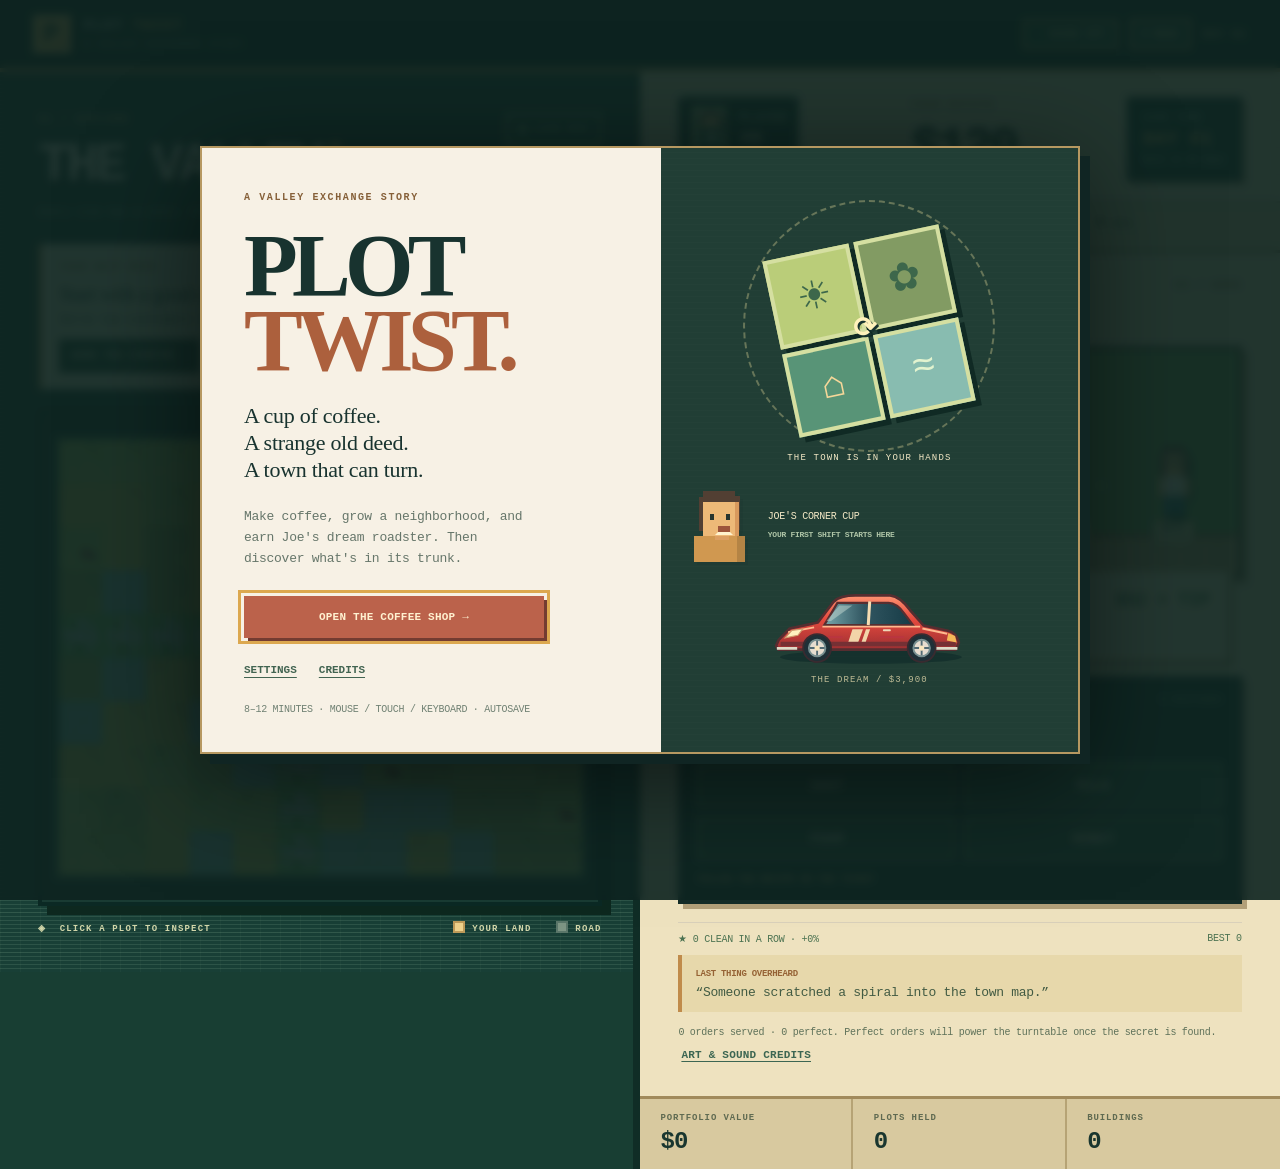
<file: index.html>
<!doctype html>
<html lang="en">
<head>
  <meta charset="utf-8">
  <meta name="viewport" content="width=device-width, initial-scale=1">
  <title>Plot Twist — Plot Endeavourer</title>
  <meta http-equiv="refresh" content="0;url=game.htm">
  <script>location.replace("game.htm");</script>
</head>
<body>
  <p>Loading game... <a href="game.htm">Click here if you are not redirected automatically.</a></p>
</body>
</html>
</file>
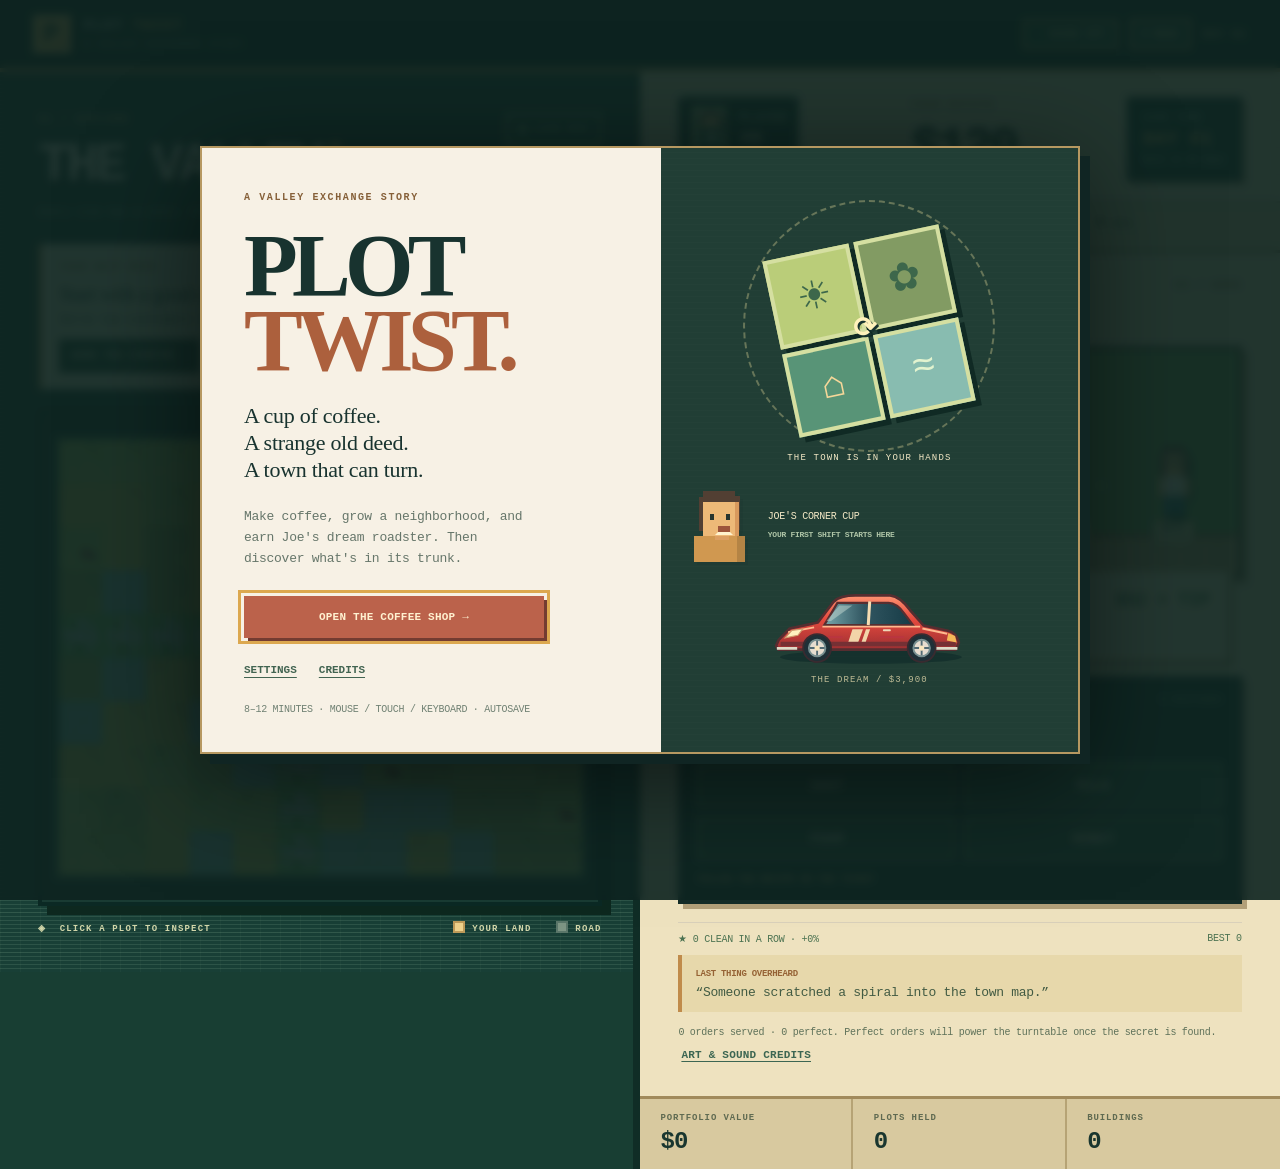
<file: game.htm>
<!doctype html>
<html lang="en">
<head>
  <meta charset="utf-8">
  <meta name="viewport" content="width=device-width, initial-scale=1">
  <meta name="theme-color" content="#172d2c">
  <meta name="description" content="A small land investment game. Work, buy plots, build, trade, and earn your dream car.">
  <title>Plot Twist — Plot Endeavourer</title>
  <link rel="icon" href="data:image/svg+xml,%3Csvg xmlns='http://www.w3.org/2000/svg' viewBox='0 0 64 64'%3E%3Crect width='64' height='64' rx='14' fill='%23172d2c'/%3E%3Cpath d='M11 43 32 12l21 31-21 12z' fill='%23e4b866'/%3E%3C/svg%3E">
  <link rel="stylesheet" href="src/style.css">
  <link rel="stylesheet" href="src/progression.css">
  <link rel="stylesheet" href="src/jam.css">
</head>
<body>
  <div class="game-shell">
    <header class="topbar">
      <div class="brand"><span class="brand-mark">P<span>•</span></span><span>PLOT <strong>TWIST</strong><small>A VALLEY EXCHANGE STORY</small></span></div>
      <div class="topbar-right"><button type="button" id="sound-toggle" class="sound-toggle" aria-pressed="false" aria-label="Turn game sound on">♪ SOUND OFF</button><button class="sound-toggle" data-jam="pause">Ⅱ MENU</button><span id="top-day">DAY 01</span></div>
    </header>
    <main class="main-grid">
      <section class="world-panel" aria-label="Land map">
        <div class="world-heading"><div><span class="eyebrow">01 / EXPLORE</span><h1>The valley<span class="title-star">✳</span></h1><p>Every tile has a story. Pick one to see its price.</p></div><div class="map-chip"><span class="map-chip-dot"></span> LIVE MAP</div></div>
        <div class="canvas-frame"><canvas id="mycanvas" aria-label="Interactive land map using the supplied export terrain and Tiny Town scenery"></canvas><div id="map-popup" class="map-popup" aria-live="polite"></div><div id="story-flash" class="story-flash" aria-live="polite"></div><div class="canvas-corner tl"></div><div class="canvas-corner tr"></div><div class="canvas-corner bl"></div><div class="canvas-corner br"></div></div>
        <div class="map-footer"><span>◈ &nbsp;CLICK A PLOT TO INSPECT</span><span><i class="legend-owned"></i> YOUR LAND &nbsp;&nbsp; <i class="legend-road"></i> ROAD</span></div>
      </section>
      <aside class="control-panel">
        <div class="control-top"><div class="player-top-badge" id="player-top-badge" title="Joe"><span class="employee-portrait player-portrait" aria-hidden="true"><i></i><b>★</b></span><div><span>PLAYER</span><strong>JOE</strong></div></div><div><span class="eyebrow">YOUR ESTATE</span><div class="wallet" id="money">$120</div></div><div class="day-tile"><span>GAME TIME</span><strong id="game-day">DAY 01</strong><small id="bill-countdown">Bill in 30 days</small></div></div>
        <nav class="main-nav" aria-label="Game sections">
          <button type="button" data-route="land" class="nav-item active"><span>⌑</span> Land</button>
          <button type="button" data-route="market" class="nav-item"><span>⌁</span> Market</button>
          <button type="button" data-route="coffee" class="nav-item"><span>☕</span> Coffee shop</button>
          <button type="button" data-route="buildings" class="nav-item"><span>▥</span> Buildings</button>
          <button type="button" data-route="office" class="nav-item"><span>▤</span> Office</button>
          <button type="button" data-route="goal" class="nav-item"><span>✦</span> Goal</button>
        </nav>
        <div id="objective" class="objective"></div>
        <div class="control-content"><div id="view" class="route-view"></div></div>
        <div class="control-bottom"><div><span>PORTFOLIO VALUE</span><strong id="portfolio-value">$0</strong></div><div><span>PLOTS HELD</span><strong id="plots-owned">0</strong></div><div><span>BUILDINGS</span><strong id="buildings-owned">0</strong></div></div>
      </aside>
    </main>
  </div>
  <div class="toast-stack" id="toast-stack" aria-live="polite"></div>
  <dialog id="results-dialog" aria-labelledby="results-title"></dialog>
  <dialog id="game-dialog" aria-labelledby="game-dialog-title"></dialog>
  <script type="module" src="src/plot.js"></script>
</body>
</html>
</file>
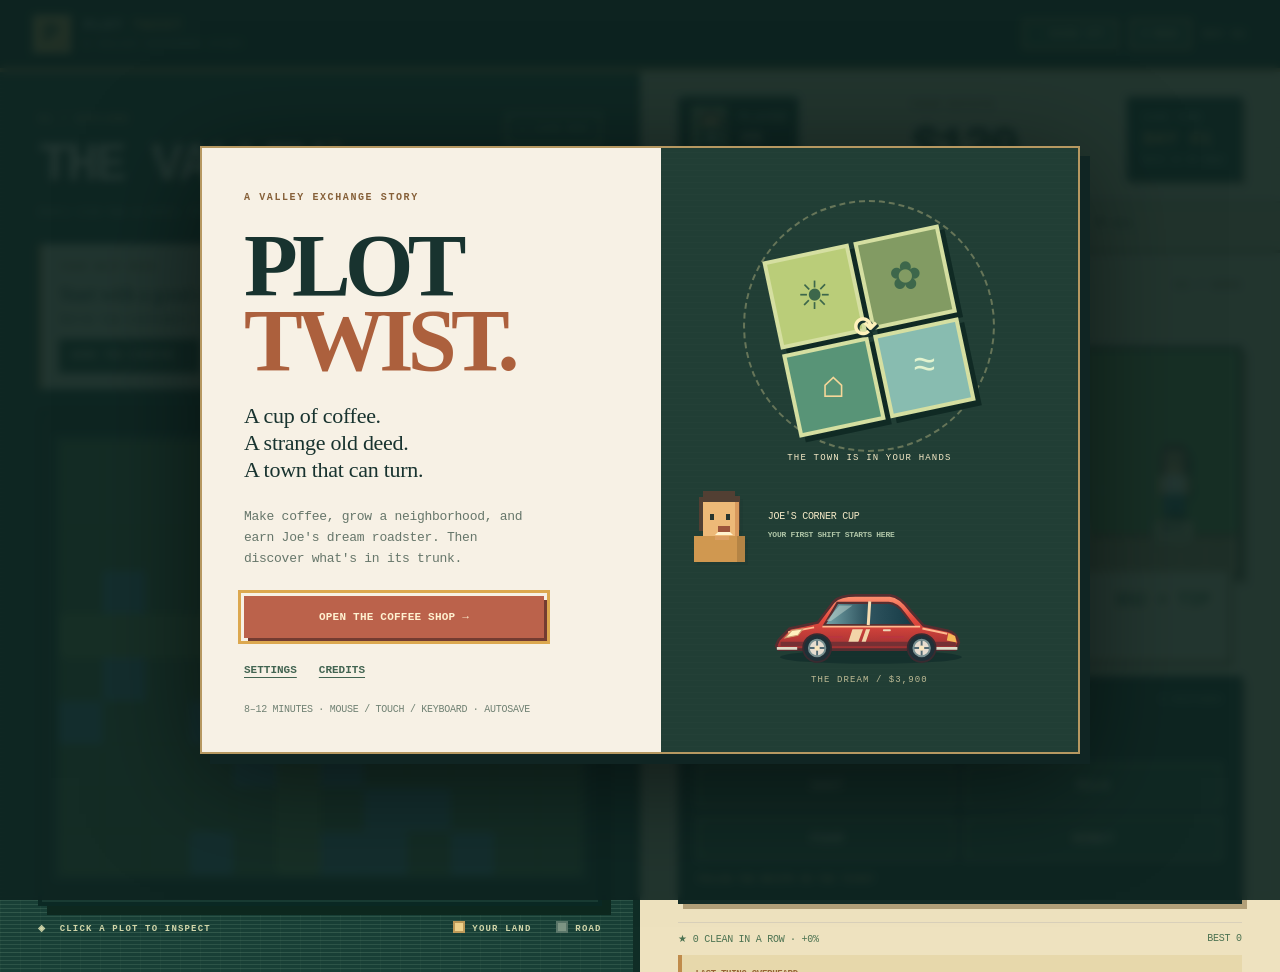
<file: plotholder.htm>
<!doctype html>
<html lang="en">
<head><meta charset="utf-8"><meta name="viewport" content="width=device-width, initial-scale=1"><title>Plot Endeavourer</title><meta http-equiv="refresh" content="0;url=game.htm"></head>
<body><p>The game has moved to <a href="game.htm">game.htm</a>.</p></body>
</html>
</file>
<file: src/style.css>
:root{--ink:#18332f;--deep:#172e2c;--deep2:#203b37;--cream:#f7f1e5;--paper:#fffaf0;--line:#d9d4c5;--muted:#718179;--gold:#e8b767;--gold-dark:#9d6d2d;--mint:#b6d8a3;--red:#b96853;--shadow:0 22px 70px rgba(10,36,32,.22)}
*{box-sizing:border-box}
html{min-width:320px;background:#132725}
body{margin:0;color:var(--ink);font-family:"Avenir Next","Trebuchet MS",Arial,sans-serif;font-size:14px}
button{font:inherit;cursor:pointer}
button:disabled{cursor:not-allowed;opacity:.48;transform:none!important}
button:focus-visible,a:focus-visible,canvas:focus-visible{outline:3px solid #dca84f;outline-offset:3px}
.game-shell{width:min(100%,1560px);min-height:100dvh;margin:auto;background:var(--cream);box-shadow:0 0 90px #0b201f}
.topbar{height:72px;display:flex;align-items:center;justify-content:space-between;padding:0 2.6vw;background:#102523;color:#e4e7d9;border-bottom:1px solid #35524a;letter-spacing:.13em}
.brand{display:flex;align-items:center;gap:13px;font-size:13px;font-weight:600;line-height:1.15;letter-spacing:.16em}
.brand strong{color:var(--gold);font-weight:800}
.brand small{display:block;color:#8fa99c;font-size:8px;font-weight:700;letter-spacing:.27em;margin-top:5px}
.brand-mark{display:grid;place-items:center;position:relative;width:38px;height:38px;border:2px solid var(--gold);border-radius:10px;color:var(--gold);font-family:Georgia,serif;font-size:26px;line-height:1;font-weight:bold;transform:rotate(-7deg)}
.brand-mark span{font-family:Arial,sans-serif;font-size:13px;position:absolute;right:2px;bottom:1px}
.topbar-right{display:flex;gap:12px;align-items:center;font-size:10px;color:#a6b6aa;font-weight:800}
.topbar-right #top-day{color:#f0d5a2}
.topbar-divider{width:1px;height:17px;background:#52665e;margin:0 6px}
.live-dot,.map-chip-dot{width:7px;height:7px;border-radius:50%;background:#b7dc9e;box-shadow:0 0 0 4px rgba(183,220,158,.11);animation:breathe 2.5s ease-in-out infinite}
.main-grid{display:grid;grid-template-columns:minmax(0,1fr) minmax(0,1fr);min-height:calc(100dvh - 72px)}
.world-panel{min-width:0;padding:clamp(22px,3vw,46px);background:radial-gradient(circle at 30% 45%,#31534b 0,#203c37 52%,#172f2c 100%);color:#f2eee1;display:flex;flex-direction:column;position:relative;overflow:hidden}
.world-panel:before{content:"";position:absolute;inset:0;pointer-events:none;opacity:.13;background-image:radial-gradient(#e9e1b6 .6px,transparent .8px);background-size:13px 13px}
.world-heading{display:flex;justify-content:space-between;align-items:flex-start;gap:14px;position:relative;z-index:1;margin-bottom:23px}
.eyebrow{font-size:10px;font-weight:900;letter-spacing:.22em;color:#94ad9c}
.world-heading h1{font-family:Georgia,"Times New Roman",serif;font-size:clamp(41px,4.6vw,71px);font-weight:normal;letter-spacing:-.065em;line-height:.96;margin:13px 0 11px}
.title-star{font-family:Arial,sans-serif;font-size:.31em;color:var(--gold);vertical-align:top;margin-left:7px;letter-spacing:0}
.world-heading p{color:#afc3b3;font-size:12px;line-height:1.4;margin:0}
.map-chip{flex:none;margin-top:3px;border:1px solid #668277;color:#c4dbcb;padding:9px 11px;font-size:9px;font-weight:900;letter-spacing:.15em;display:flex;gap:9px;align-items:center}
.canvas-frame{position:relative;width:100%;aspect-ratio:1.12;min-height:290px;max-height:min(66vh,720px);background:#1a3330;box-shadow:var(--shadow),inset 0 0 0 1px #59746a;overflow:hidden;z-index:1}
#mycanvas{display:block;width:100%;height:100%;cursor:crosshair;touch-action:manipulation}
.canvas-corner{position:absolute;width:15px;height:15px;border-color:#f4d49b;pointer-events:none;opacity:.8}
.tl{top:7px;left:7px;border-top:2px solid;border-left:2px solid}.tr{top:7px;right:7px;border-top:2px solid;border-right:2px solid}.bl{bottom:7px;left:7px;border-bottom:2px solid;border-left:2px solid}.br{bottom:7px;right:7px;border-bottom:2px solid;border-right:2px solid}
.map-footer{position:relative;display:flex;justify-content:space-between;align-items:center;gap:12px;color:#91aca0;font-size:9px;font-weight:800;letter-spacing:.13em;margin-top:17px}
.map-footer span:last-child{white-space:nowrap}
.legend-owned,.legend-road{display:inline-block;width:8px;height:8px;background:#eed18b;margin-right:3px;box-shadow:0 0 0 2px #be9a59}
.legend-road{background:#7e9584;box-shadow:0 0 0 2px #5a7669}
.map-popup{position:absolute;z-index:4;pointer-events:none;opacity:0;color:#fff7df;font-weight:900;font-size:20px;text-shadow:0 2px 4px #16302b;transform:translate(-50%,-15px);white-space:nowrap}
.map-popup.show{animation:float-up .95s ease-out forwards}
.control-panel{min-width:0;display:flex;flex-direction:column;background:var(--cream);box-shadow:-10px 0 30px rgba(7,27,25,.07);position:relative}
.control-top{display:flex;justify-content:space-between;align-items:flex-start;gap:18px;padding:clamp(22px,3vw,43px) clamp(21px,3vw,44px) 23px}
.control-top .eyebrow{color:var(--gold-dark)}
.wallet{font-family:Georgia,"Times New Roman",serif;font-size:clamp(42px,4vw,63px);letter-spacing:-.075em;line-height:1.1;margin-top:8px;font-variant-numeric:tabular-nums;transition:color .3s,transform .3s}
.wallet.bump{color:#3c815c;transform:scale(1.035);transform-origin:left}
.day-tile{background:#ece6d7;border:1px solid #d9d2c1;min-width:114px;padding:13px 14px;margin-top:1px}
.day-tile span,.day-tile small{display:block;color:#798579;font-size:9px;font-weight:800;letter-spacing:.12em}
.day-tile strong{display:block;margin:6px 0;font-size:18px;letter-spacing:.04em;font-variant-numeric:tabular-nums}
.day-tile small{font-size:9px;letter-spacing:0;font-weight:600}
.main-nav{display:flex;align-items:stretch;gap:2px;overflow-x:auto;scrollbar-width:thin;padding:0 clamp(15px,2.4vw,36px);border-bottom:1px solid var(--line)}
.nav-item{white-space:nowrap;flex:1;border:0;border-bottom:3px solid transparent;background:transparent;color:#738078;display:flex;align-items:center;justify-content:center;gap:7px;padding:12px 5px 14px;font-size:11px;font-weight:800;transition:color .2s,background .2s,border .2s}
.nav-item span{font-size:17px;font-weight:normal;line-height:1}
.nav-item:hover{color:var(--ink);background:#f0eadc}.nav-item.active{color:var(--ink);border-bottom-color:#b47b39;background:#f8f3e9}
.control-content{padding:25px clamp(21px,3vw,44px) 26px;flex:1;min-height:400px}
.route-view{animation:view-in .28s ease both}
.section-heading{display:flex;justify-content:space-between;gap:12px;align-items:flex-start;margin-bottom:19px}
.section-heading h2{font-family:Georgia,"Times New Roman",serif;font-size:clamp(25px,2.2vw,36px);font-weight:normal;letter-spacing:-.05em;margin:3px 0 4px}
.section-heading p{margin:0;color:#7c887e;font-size:12px;line-height:1.45}
.section-index{font-size:10px;font-weight:900;color:#ab916a;letter-spacing:.14em;margin-top:8px;white-space:nowrap}
.empty-state{background:#e9e5d5;border:1px dashed #babaa5;padding:30px;text-align:center;min-height:250px;display:flex;flex-direction:column;align-items:center;justify-content:center}
.empty-art{font-family:Georgia,serif;font-size:56px;line-height:1;color:#8eac7b;transform:rotate(-9deg);margin-bottom:12px}
.empty-state h3{font-family:Georgia,serif;font-size:25px;margin:4px 0 8px;font-weight:normal}
.empty-state p{max-width:290px;color:#748176;line-height:1.55;margin:0 0 18px}
.eyebrow-mini{font-size:10px;letter-spacing:.18em;font-weight:900;color:#9b8058}
.primary,.secondary,.text-button{border:0;display:inline-flex;justify-content:center;align-items:center;gap:9px;min-height:42px;padding:11px 16px;font-size:11px;font-weight:900;letter-spacing:.09em;text-transform:uppercase;transition:transform .18s,background .18s,box-shadow .18s}
.primary{background:#224239;color:#fff7e5;box-shadow:4px 4px 0 #b5bfa7}.primary:hover:not(:disabled){background:#365f46;transform:translateY(-2px);box-shadow:4px 6px 0 #b5bfa7}.primary:active:not(:disabled){transform:translateY(1px);box-shadow:2px 2px 0 #b5bfa7}
.secondary{background:#e8dfce;color:#2e493f;border:1px solid #c6bdab}.secondary:hover:not(:disabled){background:#ddd0b8;transform:translateY(-2px)}.secondary:active:not(:disabled){transform:translateY(1px)}
.text-button{background:transparent;color:#44634c;padding:8px 3px;min-height:30px;text-decoration:underline;text-underline-offset:3px}.text-button:hover{color:#a36630}
.selected-card{background:#fffaf0;border:1px solid #d8d0bd;box-shadow:5px 5px 0 #e5ddca;padding:18px 19px 19px}
.selected-top{display:flex;justify-content:space-between;align-items:flex-start;gap:12px}
.selected-name{display:flex;align-items:center;gap:13px}.tile-emblem{display:grid;place-items:center;width:45px;height:45px;color:#fff5dd;font-size:23px;box-shadow:inset -4px -4px 0 rgba(15,44,35,.13);flex:none}
.selected-name h3{font-family:Georgia,serif;font-size:26px;font-weight:normal;letter-spacing:-.04em;margin:0 0 3px}.selected-name p{margin:0;color:#879085;font-size:11px}
.status-label{font-size:9px;font-weight:900;letter-spacing:.1em;padding:6px 8px;background:#e8e8d9;color:#708075;white-space:nowrap}.status-label.owned{background:#dcebcf;color:#47724e}
.price-head{display:flex;align-items:end;justify-content:space-between;margin:20px 0 15px}.price-head span{font-size:10px;font-weight:900;letter-spacing:.13em;color:#8c927f}.price-head strong{font-family:Georgia,serif;font-size:35px;font-weight:normal;letter-spacing:-.055em;font-variant-numeric:tabular-nums}
.detail-grid{display:grid;grid-template-columns:1fr 1fr;gap:0;border-top:1px solid #e6dfd0;border-bottom:1px solid #e6dfd0;margin-bottom:18px}.detail-grid>div{padding:12px 0}.detail-grid>div:nth-child(even){padding-left:18px;border-left:1px solid #e6dfd0}.detail-grid>div:nth-child(n+3){border-top:1px solid #e6dfd0}.detail-grid span{display:block;font-size:9px;color:#879087;letter-spacing:.09em;font-weight:800;margin-bottom:5px}.detail-grid strong{font-size:14px;font-variant-numeric:tabular-nums}.up{color:#447c52!important}.down{color:#ba6555!important}
.action-row{display:flex;gap:10px;flex-wrap:wrap}.action-row button{flex:1;min-width:115px}.helper-note{font-size:11px;line-height:1.5;color:#798679;margin:14px 0 0}
.mini-banner{display:flex;align-items:center;gap:12px;background:#e8eadb;margin-top:18px;padding:13px 15px;color:#5d705e;font-size:11px;line-height:1.45}.mini-banner b{font-size:20px;color:#487150}
.control-bottom{display:grid;grid-template-columns:repeat(3,1fr);border-top:1px solid var(--line);background:#ebe7d9}.control-bottom>div{padding:14px clamp(10px,1.6vw,22px);border-right:1px solid #d7d2c4}.control-bottom>div:last-child{border-right:0}.control-bottom span{display:block;color:#849082;font-size:9px;font-weight:900;letter-spacing:.1em;white-space:nowrap}.control-bottom strong{display:block;font-family:Georgia,serif;font-size:24px;margin-top:5px;letter-spacing:-.04em;font-variant-numeric:tabular-nums}
.market-list{display:grid;gap:10px}.market-row{display:grid;grid-template-columns:minmax(92px,1fr) 112px 75px;align-items:center;gap:10px;background:#fffaf0;border:1px solid #e2d9c9;padding:12px 14px}.market-name{display:flex;align-items:center;gap:9px;font-weight:900;font-size:12px}.market-dot{width:11px;height:11px;box-shadow:2px 2px 0 #d2c7ad;flex:none}.market-name small{display:block;color:#929a88;font-size:10px;font-weight:600;margin-top:3px}.market-row svg{display:block;width:100%;height:42px;overflow:visible}.market-number{text-align:right;font-weight:900;font-size:15px;font-variant-numeric:tabular-nums}.market-number small{display:block;font-size:10px;margin-top:4px}.market-foot{margin-top:15px;color:#7b877a;font-size:11px;line-height:1.55}
.shop-scene{height:190px;background:radial-gradient(circle at 50% 90%,#d9b787,#bb8a5e 58%,#88654b);position:relative;overflow:hidden;border:8px solid #e9ddc9;box-shadow:inset 0 -20px 0 #79533a}.shop-scene:before{content:"";position:absolute;width:120%;height:34px;left:-10%;top:21px;background:#fff0d3;opacity:.45;transform:rotate(-5deg)}.shop-sign{position:absolute;top:14px;left:15px;color:#fff3d4;font-family:Georgia,serif;font-size:16px;letter-spacing:.08em;transform:rotate(-5deg)}.cup{position:absolute;left:50%;top:76px;transform:translateX(-50%);font-size:75px;filter:drop-shadow(4px 9px 2px #6b493a);animation:cup-bob 3s ease-in-out infinite}.steam{position:absolute;left:50%;top:44px;transform:translateX(-50%);font-size:28px;color:#fff7e3;opacity:.7;animation:steam 2s ease-in-out infinite}.shop-counter{position:absolute;bottom:-4px;left:0;right:0;height:36px;background:repeating-linear-gradient(90deg,#694632 0 26px,#775139 26px 28px)}
.order-paper{position:relative;background:#fffaf0;border:1px solid #dfd3bd;padding:18px 20px;margin:-22px 16px 17px;box-shadow:4px 5px 0 #d8c6a9}.order-paper h3{font-family:Georgia,serif;font-size:25px;margin:5px 0 5px;font-weight:normal}.order-paper p{font-size:11px;color:#7e887e;margin:0}.order-pay{position:absolute;right:18px;top:18px;font-family:Georgia,serif;font-size:24px;color:#34714d}.step-track{display:flex;gap:5px;margin:15px 0}.step-track span{height:5px;flex:1;background:#d8d3c3}.step-track span.done{background:#76a875}.shop-actions{display:flex;gap:8px}.shop-actions button{flex:1;min-width:0}.shop-tip{font-size:11px;color:#7e887e;margin:14px 0 0;line-height:1.5}
.build-hero{background:#d9e6d2;padding:20px;display:flex;gap:17px;align-items:center;margin-bottom:16px}.build-icon{font-size:48px;color:#497b5a;line-height:1;transform:rotate(-5deg)}.build-hero h3{font-family:Georgia,serif;font-size:23px;font-weight:normal;margin:0 0 5px}.build-hero p{color:#5d7862;line-height:1.45;font-size:11px;margin:0}.spec-list{margin:0 0 19px;border-top:1px solid #ded7c7}.spec-list div{display:flex;justify-content:space-between;gap:10px;padding:10px 0;border-bottom:1px solid #ded7c7;font-size:11px;color:#6e7f70}.spec-list strong{color:#254638;font-size:12px}.holding-list{max-height:190px;overflow:auto;margin-top:17px;display:grid;gap:5px}.holding-list button{border:1px solid #d6d1c2;background:#fffaf0;text-align:left;display:flex;align-items:center;justify-content:space-between;padding:9px 11px;color:#315446;font-weight:800}.holding-list button:hover{background:#ecf0dd}.holding-list small{color:#7a8977;font-size:10px}
.goal-stage{height:215px;background:radial-gradient(circle at 52% 73%,#9ba98a 0,#5d796f 32%,#28473f 80%);position:relative;overflow:hidden;margin-bottom:20px}.goal-stage:before{content:"";position:absolute;inset:0;background:repeating-linear-gradient(0deg,transparent 0 22px,rgba(255,255,255,.035) 22px 23px)}.goal-stage:after{content:"";position:absolute;left:8%;right:8%;bottom:35px;height:2px;background:#e6ddb8;box-shadow:0 13px 0 #e6ddb8;opacity:.5}.goal-stage svg{position:absolute;left:50%;bottom:37px;transform:translateX(-50%);width:min(93%,430px);height:auto;filter:drop-shadow(0 13px 9px rgba(13,30,28,.36));animation:car-hover 4s ease-in-out infinite}.goal-caption{position:absolute;left:18px;top:15px;color:#f4e6be;font-size:10px;letter-spacing:.17em;font-weight:900}.goal-stage.won{background:radial-gradient(circle at 50% 70%,#d4c876,#7a9c77 45%,#285548)}.goal-stage.won svg{animation:car-reveal .7s cubic-bezier(.2,1.5,.3,1) both}.goal-stage.won .goal-caption{font-size:14px}.goal-copy{display:flex;justify-content:space-between;align-items:end;gap:12px;margin-bottom:12px}.goal-copy h3{font-family:Georgia,serif;font-size:27px;margin:0;font-weight:normal}.goal-copy strong{font-family:Georgia,serif;font-size:28px;white-space:nowrap}.progress-shell{height:16px;background:#ddd9c9;border:1px solid #c9c2b0;padding:3px}.progress-fill{height:100%;background:linear-gradient(90deg,#6eaa73,#d6bb69);transition:width .6s ease}.goal-meta{display:flex;justify-content:space-between;color:#7e8b7d;font-size:11px;margin:8px 0 19px}.goal-meta strong{color:#3c6e4b}.goal-message{font-size:11px;color:#7c887c;line-height:1.5;margin:14px 0}
.toast-stack{position:fixed;right:22px;bottom:22px;z-index:10;display:grid;gap:8px;pointer-events:none}.toast{background:#1f4438;color:#fbf4df;padding:13px 18px;min-width:220px;box-shadow:6px 6px 0 #102723;font-size:12px;font-weight:800;animation:toast-in .25s ease both}.toast.negative{background:#874b3d}.toast small{display:block;color:#b9d4b5;font-size:10px;font-weight:600;margin-top:4px}
@keyframes breathe{50%{opacity:.45;transform:scale(.75)}}@keyframes float-up{0%{opacity:0;transform:translate(-50%,5px) scale(.8)}20%{opacity:1}100%{opacity:0;transform:translate(-50%,-55px) scale(1.05)}}@keyframes view-in{from{opacity:0;transform:translateY(8px)}to{opacity:1;transform:translateY(0)}}@keyframes toast-in{from{opacity:0;transform:translateX(14px)}to{opacity:1;transform:translateX(0)}}@keyframes cup-bob{50%{transform:translate(-50%,-4px) rotate(-2deg)}}@keyframes steam{50%{opacity:.25;transform:translate(-50%,-8px)}}@keyframes car-hover{50%{transform:translate(-50%,-4px)}}@keyframes car-reveal{from{opacity:0;transform:translate(-50%,30px) scale(.7)}to{opacity:1;transform:translate(-50%,0) scale(1)}}
@media(max-width:1050px){.topbar{padding:0 22px}.world-panel{padding:24px}.control-top{padding:24px 23px 19px}.control-content{padding:23px}.main-nav{padding:0 12px}.nav-item{font-size:10px;gap:4px}.nav-item span{font-size:14px}.market-row{grid-template-columns:minmax(75px,1fr) 85px 65px;gap:6px;padding:10px}.market-name{font-size:10px}.market-number{font-size:13px}}
@media(max-width:760px){.main-grid{grid-template-columns:1fr}.world-panel{padding:23px;min-height:0}.world-heading h1{font-size:48px}.canvas-frame{aspect-ratio:1.5;max-height:none}.map-footer{font-size:8px}.control-panel{min-height:600px}.control-top{padding:26px 23px 20px}.control-content{min-height:350px}.main-nav{padding:0 17px}.nav-item{font-size:11px;min-width:64px}.topbar-right span:not(#top-day):not(.live-dot){display:none}.topbar-divider{display:none}}
@media(max-width:430px){.topbar{height:62px;padding:0 15px}.brand{font-size:10px;gap:9px}.brand-mark{width:32px;height:32px;font-size:22px}.world-panel{padding:18px}.world-heading{margin-bottom:15px}.world-heading h1{font-size:43px}.world-heading p{font-size:11px}.map-chip{font-size:8px;padding:7px}.canvas-frame{aspect-ratio:1.18;min-height:260px}.map-footer span:last-child{display:none}.control-top{padding:21px 18px 16px}.wallet{font-size:44px}.day-tile{min-width:104px;padding:10px}.main-nav{display:grid;grid-template-columns:repeat(5,minmax(0,1fr));padding:0 8px;overflow:visible}.nav-item{font-size:10px;min-width:0;gap:0;white-space:normal;line-height:1.1;min-height:49px;padding:8px 3px;border-right:1px solid #ded8c8}.nav-item:last-child{border-right:0}.nav-item span{display:none}.control-content{padding:20px 18px}.control-bottom span{font-size:8px}.control-bottom strong{font-size:21px}.market-row{grid-template-columns:minmax(75px,1fr) 85px 65px}}
@media(prefers-reduced-motion:reduce){*,*:before,*:after{animation-duration:.01ms!important;transition-duration:.01ms!important;scroll-behavior:auto!important}}

/* Plot Twist: a restrained late-80s computer-game treatment over the original tiles. */
:root{--ink:#19362f;--deep:#112e2b;--deep2:#204c40;--cream:#eee2bf;--paper:#fff1d0;--line:#b9a77f;--muted:#776e55;--gold:#efb75c;--gold-dark:#93652f;--mint:#a8ca91;--red:#c46c51;--shadow:8px 8px 0 #0b241e}
body{font-family:Consolas,"Courier New",monospace;letter-spacing:-.02em;background:#0b241f}
.game-shell{background:var(--cream);box-shadow:0 0 0 5px #0b241f}
.topbar{background:#102923;border-bottom:4px solid #d4a05e;font-size:10px}
.brand{font-family:Consolas,"Courier New",monospace;font-weight:900;letter-spacing:.16em}
.brand strong{color:#f4bd66}.brand small{color:#a4bb9f}
.brand-mark{font-family:Consolas,monospace;border-radius:0;transform:none;background:#e2ad60;color:#162f28;border-color:#f5d392;box-shadow:4px 4px 0 #071b17}
.brand-mark span{color:#8f4d36}
.world-panel{background-color:#183f36;background-image:linear-gradient(90deg,rgba(190,220,175,.035) 1px,transparent 1px),linear-gradient(rgba(190,220,175,.035) 1px,transparent 1px);background-size:20px 20px}
.world-panel:before{opacity:.12;background:repeating-linear-gradient(0deg,transparent 0 3px,#b3d0ad 3px 4px);mix-blend-mode:screen}
.eyebrow{font-family:Consolas,monospace;color:#d4b37b;letter-spacing:.16em}
.world-heading h1,.section-heading h2,.selected-name h3,.empty-state h3,.goal-copy h3,.build-hero h3,.order-paper h3{font-family:Consolas,"Courier New",monospace;font-weight:900;text-transform:uppercase;letter-spacing:-.075em}
.world-heading h1{font-size:clamp(40px,4.2vw,64px);line-height:1.02;text-shadow:4px 4px 0 #102c27}
.world-heading p{color:#b8c8ac;font-size:11px}.title-star{color:#f6bd6b}
.map-chip{border:2px solid #bdc896;color:#d8e7bc;background:#1a4a3d;box-shadow:3px 3px 0 #0b261f}
.canvas-frame{border:4px solid #0b2924;box-shadow:9px 9px 0 #0d281f,inset 0 0 0 1px #8dac80}
.canvas-corner{display:none}
.map-footer{color:#d2d6aa}
.control-panel{background:#eee2bf;box-shadow:-7px 0 0 #102d26}
.control-top{background:repeating-linear-gradient(0deg,transparent 0 26px,rgba(137,107,62,.08) 26px 27px)}
.control-top .eyebrow{color:#926035}
.wallet{font-family:Consolas,"Courier New",monospace;font-size:clamp(42px,4vw,62px);font-weight:900;letter-spacing:-.09em;text-shadow:3px 3px 0 #d0bc8d}
.day-tile{background:#183c32;color:#f3e7be;border:3px solid #153129;box-shadow:4px 4px 0 #ab9670}
.day-tile span,.day-tile small{color:#b4caab}.day-tile strong{color:#f5bf73}
.main-nav{border-top:2px solid #b6a783;border-bottom:3px solid #967e55;background:#e0d2a8}
.nav-item{font-family:Consolas,monospace;text-transform:uppercase;font-size:10px;color:#4e5a44;letter-spacing:.01em;border-bottom:4px solid transparent}
.nav-item:hover{background:#f1e4bc}.nav-item.active{background:#1d473b;color:#f5dfab;border-bottom-color:#eaa857}
.control-bottom{background:#d8c99f;border-top:3px solid #a18a5b}.control-bottom>div{border-right:2px solid #b6a375}.control-bottom span{color:#5f6a51}.control-bottom strong{font-family:Consolas,monospace;font-weight:900}
.section-heading h2{font-size:clamp(24px,2.2vw,35px)}.section-heading p{color:#6e745d}.section-index{color:#926a3b}
.empty-state{background:#e6d9b2;border:3px dashed #a59166}.empty-art{font-family:Consolas,monospace;color:#527957}
.selected-card{background:#fff0ca;border:3px solid #223f32;box-shadow:6px 6px 0 #b3a17a}
.selected-name h3{font-size:24px}.selected-name p{color:#6f765e}.tile-emblem{border:2px solid #254035}
.status-label{background:#e4d8ac;color:#536149;border:1px solid #ac9c71}.status-label.owned{background:#9dc486;color:#244834}
.price-head strong{font-family:Consolas,monospace;font-weight:900}.detail-grid{border-color:#c3b48e}.detail-grid>div:nth-child(even),.detail-grid>div:nth-child(n+3){border-color:#c3b48e}
.primary,.secondary,.text-button{font-family:Consolas,monospace;letter-spacing:.02em;font-weight:900}
.primary{background:#bb624b;color:#fff1d0;box-shadow:4px 4px 0 #733c31}.primary:hover:not(:disabled){background:#cf7353;box-shadow:4px 6px 0 #733c31}.primary:active:not(:disabled){box-shadow:2px 2px 0 #733c31}
.secondary{background:#e4ca8b;color:#2b4335;border:2px solid #6d704d}.secondary:hover:not(:disabled){background:#f1d79a}
.text-button{color:#3c6652}.mini-banner{background:#d4dcb2;border-left:4px solid #729568;color:#38523c}
.story-strip{display:flex;gap:13px;align-items:flex-start;padding:12px 14px;margin:-2px 0 18px;background:#1d4037;color:#eadcab;border:3px solid #385e4b;box-shadow:4px 4px 0 #bcaa7f}
.story-strip.revealed{border-color:#e1ae5e;background:#233a30}
.story-symbol{display:grid;place-items:center;flex:none;width:38px;height:38px;background:#dba355;color:#1b3b31;border:2px solid #f8d081;font-weight:900;font-size:28px;line-height:1}
.story-strip span{display:block;font-size:9px;letter-spacing:.14em;color:#e7b774;font-weight:900}.story-strip strong{display:block;margin:3px 0;font-size:13px;letter-spacing:.02em}.story-strip p{font-size:10px;line-height:1.35;color:#bfcaa9;margin:0}
.twist-console{margin-top:18px;background:#203e33;color:#e7dfb3;border:3px solid #c39450;box-shadow:5px 5px 0 #9b875e;padding:13px 15px}
.twist-console-head{display:flex;justify-content:space-between;gap:12px;align-items:center;font-size:10px;font-weight:900;color:#f5c976}.twist-console-head strong{white-space:nowrap;color:#c8e2a2}
.twist-console p{font-size:10px;line-height:1.45;color:#ced1ab;margin:10px 0}.twist-console small{display:block;margin-top:9px;font-size:9px;color:#a7ba9e}
.twist-button{width:100%;border:3px solid #f3d288;background:#e9ac59;color:#17382f;font-family:Consolas,monospace;font-size:14px;font-weight:900;letter-spacing:.07em;min-height:42px;box-shadow:4px 4px 0 #0e241f;transition:transform .15s,background .15s}
.twist-button:hover:not(:disabled){background:#f5c26d;transform:translateY(-2px)}.twist-button:active:not(:disabled){transform:translateY(1px)}
.market-row{background:#fbefcd;border:2px solid #b5a17d;box-shadow:3px 3px 0 #d0bf95}.market-bulletin{background:#213f35;color:#f6d593;border:2px solid #e1b46b;padding:11px 14px;margin-bottom:17px}.market-bulletin span{font-size:10px;font-weight:900;letter-spacing:.1em}.market-bulletin p{font-size:11px;line-height:1.4;color:#d4ddbb;margin:5px 0 0}
.shop-scene{height:155px;border:4px solid #493b2c;background:repeating-linear-gradient(90deg,#bd8f59 0 27px,#c99b60 27px 29px);box-shadow:6px 6px 0 #b29f78,inset 0 -24px 0 #674b36}.shop-scene:before{height:28px;top:24px;transform:none;background:#e9cd91;opacity:.45}.shop-sign{background:#283d32;color:#f2c77b;border:2px solid #f0bd75;padding:5px 8px;transform:rotate(-3deg);font-family:Consolas,monospace;font-size:12px;font-weight:900}.cup{top:55px;font-size:64px}.steam{top:28px}.shop-counter{height:29px}
.order-paper{background:#fff0cd;border:2px dashed #a68b5d;box-shadow:4px 4px 0 #baa579;padding:14px 18px;margin:-13px 12px 14px}.order-paper h3{font-size:21px;margin:5px 0}.order-paper p{color:#5e6852;font-size:10px;font-weight:800}.order-pay{font-family:Consolas,monospace;font-size:13px;color:#47744b;font-weight:900}
.arcade-panel{background:#1a3b33;border:4px solid #142c27;color:#f1e6bb;box-shadow:5px 5px 0 #b2a079;padding:15px;margin-bottom:18px;min-height:206px}
.arcade-label{display:flex;justify-content:space-between;gap:10px;color:#f3c270;font-size:12px;font-weight:900;letter-spacing:.07em;margin-bottom:14px}.arcade-label span{color:#a5c59b;font-size:9px;text-align:right}
.recipe-track{display:flex;gap:5px;flex-wrap:wrap;margin:0 0 15px}.recipe-track span{border:2px solid #687d62;color:#acbea2;padding:5px 7px;font-size:10px;font-weight:900}.recipe-track span.next{background:#dcb366;color:#253c31;border-color:#f7d68e;animation:breathe 1s ease-in-out infinite}.recipe-track span.filled{background:#55774d;color:#e4eccc;border-color:#aac889}
.ingredient-pad{display:grid;grid-template-columns:repeat(2,minmax(0,1fr));gap:8px}.ingredient-pad button,.customer-options button{border:2px solid #97af83;background:#315a44;color:#f4eaca;font-family:Consolas,monospace;font-weight:900;min-height:45px;box-shadow:3px 3px 0 #0d241e;transition:background .15s,transform .15s}.ingredient-pad button:hover,.customer-options button:hover{background:#4b7755;transform:translateY(-2px)}.ingredient-pad button:active,.customer-options button:active{transform:translateY(1px)}
.arcade-feedback{font-size:10px;font-weight:900;color:#e6bf7b;margin:13px 0 0}.arcade-instruction{font-size:11px;line-height:1.5;color:#ced9b5;margin:0 0 18px}
.brew-meter{position:relative;height:43px;border:3px solid #b4c59a;background:repeating-linear-gradient(90deg,#44694d 0 9px,#375c45 9px 12px);overflow:hidden}.brew-zone{position:absolute;top:0;bottom:0;width:16%;background:#e7b25e;box-shadow:inset 0 0 0 3px #ffdd8c}.brew-needle{position:absolute;top:-2px;bottom:-2px;width:5px;background:#fbf4d7;box-shadow:0 0 0 2px #8c3e38,0 0 12px #fff4bf;left:0}.brew-scale{display:flex;justify-content:space-between;color:#a0be9b;font-size:9px;font-weight:900;margin:7px 0 15px}.brew-stop{width:100%;font-size:13px}
.customer-options{display:grid;grid-template-columns:repeat(3,minmax(0,1fr));gap:7px}.customer-options button{display:flex;flex-direction:column;align-items:center;justify-content:center;padding:8px 3px;min-height:88px}.customer-options button span{font-size:25px;line-height:1}.customer-options button strong{font-size:11px;margin-top:4px}.customer-options button small{font-size:9px;color:#cad5b2;margin-top:3px}
.coffee-rumor{border-left:4px solid #c08b4b;background:#e7d8ab;padding:9px 13px}.coffee-rumor span{font-size:9px;font-weight:900;color:#966335}.coffee-rumor p{font-size:11px;line-height:1.4;color:#425b43;margin:4px 0 0}.shop-tip{font-size:10px;color:#5e7159;line-height:1.4}
.build-hero{background:#ccd7a9;border:2px solid #7d956c}.goal-stage{border:4px solid #153329;background:radial-gradient(circle at 50% 80%,#537e5a,#1b453b 70%)}.goal-stage.won{background:radial-gradient(circle at 50% 80%,#a8a260,#2d6550 70%)}
.progress-shell{height:19px;background:#c5b48d;border:3px solid #6d7759;padding:2px}.progress-fill{background:repeating-linear-gradient(90deg,#6d9f66 0 12px,#84b16f 12px 15px)}
.story-flash{position:absolute;inset:0;z-index:5;display:grid;place-items:center;pointer-events:none;background:rgba(16,43,35,.88);color:#f8d27b;font:900 clamp(30px,5vw,72px)/1 Consolas,"Courier New",monospace;letter-spacing:-.09em;text-align:center;text-shadow:5px 5px 0 #9b5744;opacity:0;visibility:hidden}.story-flash.show{visibility:visible;animation:story-flash 1.4s steps(5,end) forwards}
.toast{background:#1a4437;color:#fff1ca;border:2px solid #e8ba74;box-shadow:5px 5px 0 #0b261e;font-family:Consolas,monospace}
@keyframes story-flash{0%{opacity:0;transform:scale(1.3)}15%,70%{opacity:1;transform:scale(1)}72%{opacity:.35}80%{opacity:1}100%{opacity:0;visibility:hidden}}
@media(max-width:760px){.control-panel{box-shadow:none;border-top:5px solid #102d26}.world-heading h1{font-size:44px}}
@media(max-width:430px){.nav-item{font-size:9px;min-height:49px;padding:8px 2px;border-right:1px solid #ad986f}.world-heading h1{font-size:38px}.story-strip{padding:10px}.story-strip p{font-size:9px}.arcade-label{font-size:10px}.arcade-label span{font-size:8px}.order-pay{font-size:11px}.customer-options button strong{font-size:10px}}

/* Tiny Town storefront, original pixel people, and the opt-in audio control. */
.sound-toggle{border:2px solid #d5aa68;background:#1e4538;color:#f5d18c;padding:7px 10px;font:900 10px Consolas,monospace;letter-spacing:.04em;white-space:nowrap;box-shadow:3px 3px 0 #0a1f1b}
.sound-toggle:hover{background:#32634b}.sound-toggle[aria-pressed="true"]{background:#e2b56a;color:#203a2c}
.shop-scene{height:232px;background:#79a75e;border:4px solid #493b2c;box-shadow:6px 6px 0 #b29f78;isolation:isolate}
.shop-scene:before{width:100%;height:36px;left:0;top:auto;bottom:0;transform:none;opacity:1;background:repeating-linear-gradient(90deg,#c6a476 0 22px,#d9b483 22px 25px);border-top:5px solid #987a52;z-index:-1}
.shop-scene:after{content:"";position:absolute;left:0;top:42px;bottom:33px;width:36%;background:repeating-linear-gradient(90deg,#b89060 0 25px,#a77e52 25px 28px);border-right:7px solid #5a3c2e;box-shadow:inset 0 10px #d6b280;z-index:-1}
.shop-roof{position:absolute;left:0;top:0;width:39%;height:51px;background:repeating-linear-gradient(90deg,#b8624b 0 16px,#c96a4e 16px 32px);border-bottom:8px solid #713f39;clip-path:polygon(0 22%,43% 22%,51% 0,100% 0,100% 100%,0 100%)}
.shop-sign{top:57px;left:10px;max-width:31%;font-size:10px;line-height:1.2;transform:none;text-align:center;z-index:1}
.shop-window{position:absolute;left:7%;top:111px;width:12%;height:34px;background:#75b5bf;border:5px solid #6d4634;box-shadow:inset 0 0 0 3px #aad4cc}
.shop-door{position:absolute;left:23%;top:109px;width:10%;height:76px;background:#64412f;border:5px solid #3f2d29;box-shadow:inset 4px 0 #ac754d}
.shop-door:after{content:"";position:absolute;right:4px;top:28px;width:4px;height:4px;background:#f2c46b}
.shop-counter{display:none}
.queue-caption{position:absolute;left:40%;right:2%;top:13px;color:#244733;font:900 10px Consolas,monospace;letter-spacing:.08em;display:flex;flex-direction:column;gap:3px}
.queue-caption span{font-size:8px;color:#466044;letter-spacing:.01em}
.customer-queue{position:absolute;left:40%;right:2%;top:55px;bottom:27px;display:flex;align-items:end;justify-content:space-around;gap:2px}
.queue-person{position:relative;z-index:1;display:flex;flex:1;min-width:0;height:134px;flex-direction:column;align-items:center;justify-content:end;padding:4px 1px 0;border:2px solid transparent;background:transparent;color:#173d31;font:900 10px Consolas,monospace;transition:transform .16s,background .16s}
.queue-person:disabled{opacity:1;cursor:default}
.queue-person.first{background:rgba(255,232,156,.28);border-color:#e9ce84}
.queue-person:not(:disabled):hover,.queue-person:not(:disabled):focus-visible{background:#e8d090;transform:translateY(-5px);border-color:#6b6f43;outline:0}
.pixel-person{display:block;position:relative;width:32px;height:70px;flex:none;filter:drop-shadow(4px 4px 0 #496743)}
.pixel-person i{position:absolute;display:block}
.pixel-hair{left:5px;top:0;width:22px;height:17px;background:var(--hair);box-shadow:-3px 5px 0 var(--hair),3px 5px 0 var(--hair)}
.pixel-face{left:7px;top:9px;width:18px;height:20px;background:#efb77b;box-shadow:0 3px 0 #d9925e}
.pixel-face:after{content:"";position:absolute;left:4px;top:6px;width:3px;height:5px;background:#243834;box-shadow:8px 0 #243834}
.pixel-shirt{left:5px;top:31px;width:22px;height:21px;background:var(--shirt);box-shadow:inset 0 -5px rgba(28,58,54,.18)}
.pixel-arm{top:33px;width:5px;height:19px;background:#efb77b}.pixel-arm.left{left:0}.pixel-arm.right{right:0}
.pixel-legs{left:7px;top:52px;width:18px;height:18px;background:linear-gradient(90deg,var(--pants) 0 7px,transparent 7px 11px,var(--pants) 11px 18px);box-shadow:0 3px 0 #303a37}
.person-mara{--hair:#563d35;--shirt:#eeb45b;--pants:#547fa2}.person-dax{--hair:#3d575c;--shirt:#d7d69d;--pants:#3c6684}.person-nell{--hair:#775b48;--shirt:#f1eee0;--pants:#3782a5}
.person-dax .pixel-hair{background:#6097b4;box-shadow:-4px 4px 0 #6097b4,4px 4px 0 #6097b4,0 -3px 0 #6097b4}
.person-nell .pixel-hair{height:24px;box-shadow:-4px 8px 0 #775b48,4px 8px 0 #775b48}
.queue-name{display:block;margin-top:5px;padding:2px 3px;background:#ead4a5;min-width:40px;text-align:center;line-height:1.1;border:1px solid #886c4b}
.queue-name small{display:block;color:#63704f;font-size:8px;font-weight:700}
.asset-credits{margin-top:13px;padding-top:9px;border-top:1px dashed #ad9c75;color:#5d7259;font-size:10px;line-height:1.5}.asset-credits summary{cursor:pointer;font-weight:900;letter-spacing:.07em}.asset-credits p{margin:6px 0 0}.asset-credits a{color:#336b55;text-decoration:underline;text-underline-offset:2px}
@media(max-width:430px){.topbar-right{gap:7px}.sound-toggle{font-size:8px;padding:6px 5px}.shop-scene{height:215px}.shop-sign{font-size:8px}.customer-queue{top:51px;bottom:24px}.queue-person{height:126px}.queue-name{font-size:9px}.queue-name small{font-size:7px}}
</file>
<file: src/progression.css>
/* Office, finance reports, and the roadster finale share the game's paper-and-terminal palette. */
body.results-open{overflow:hidden}
.ledger-row strong small{display:block;font-size:8px;font-weight:400;color:#7d795b;margin-top:3px}
@media(min-width:761px){
  .main-grid{background:#183e33}
  .world-panel{position:sticky;top:0;align-self:start;height:100dvh}
  .world-panel .canvas-frame{flex:1;min-height:0;max-height:calc(100dvh - 220px);aspect-ratio:auto}
  .world-panel .map-footer{flex:none}
}
.goal-stage.won svg{animation:car-enter .7s ease-out both,car-hover 4s .7s ease-in-out infinite}
.main-nav{padding-left:14px;padding-right:14px}.nav-item{font-size:9px;gap:4px}
.nav-item.goal-ready{color:#613e21;background:#f0c877;border-bottom-color:#b96045;animation:goal-nav-glow 2s ease-in-out infinite}
.office-summary{display:grid;grid-template-columns:1fr 1fr;border:2px solid #677a57;background:#e0e5bc;box-shadow:4px 4px 0 #b8a677}
.office-summary>div{padding:13px 15px}.office-summary>div+div{border-left:1px solid #a2b087}.office-summary span{display:block;font-size:9px;letter-spacing:.07em;font-weight:900;color:#61734f}.office-summary strong{display:block;font-size:27px;margin-top:5px;letter-spacing:-.07em}
.office-note{font-size:10px;line-height:1.5;color:#67735a;margin:12px 0 18px}
.bill-preview{padding:15px 17px;background:#1a3c33;color:#e6e3ba;border:3px solid #c29c58;margin:17px 0;box-shadow:4px 4px 0 #bca573}
.bill-title{display:flex;justify-content:space-between;gap:12px;font-size:10px;font-weight:900;letter-spacing:.07em;color:#e9bd75}.bill-title strong{color:#c8d8ad;white-space:nowrap}
.bill-total{display:flex;justify-content:space-between;align-items:center;gap:12px;margin-top:13px}.bill-total span{font-size:8px;color:#aec4a3;letter-spacing:.09em}.bill-total strong{display:block;font-size:33px;line-height:1.15;color:#f8de9c}.bill-total p{font-size:11px;line-height:1.7;margin:0;text-align:right}
.bill-explanation,.bill-warning{font-size:10px;line-height:1.5;margin:12px 0 0;color:#b4c5a5}.bill-warning{color:#ffd298;border-top:1px solid #5c6b4d;padding-top:9px}
.bill-preview.compact{padding:12px 15px}.bill-preview.compact .bill-total strong{font-size:27px}
.last-bill{display:flex;align-items:center;justify-content:space-between;gap:8px;flex-wrap:wrap;padding:10px 12px;background:#ded5ab;border:1px dashed #a38c5a;font-size:10px}.last-bill span{color:#82643e;font-weight:900}.last-bill small{flex-basis:100%;font-size:9px;color:#6a7355}
.office-section-title{display:flex;justify-content:space-between;gap:10px;align-items:center;margin:24px 0 11px}.office-section-title h3{font-size:17px;text-transform:uppercase;letter-spacing:-.05em;margin:0}.office-section-title>span{font-size:8px;color:#8d7246;text-align:right;max-width:120px;line-height:1.3}
.employee-grid{display:grid;grid-template-columns:1fr 1fr;gap:11px}.employee-card{display:flex;flex-direction:column;padding:13px;background:#fff0cb;border:2px solid #a9956c;box-shadow:3px 3px 0 #c5b184;min-width:0}.employee-card.hired{border-color:#688756;background:#e6e8bd}
.employee-head{display:flex;align-items:center;gap:10px}.employee-head>div{min-width:0}.employee-head span:not(.employee-portrait){display:block;font-size:8px;color:#8e7043;letter-spacing:.02em;line-height:1.3}.employee-head h3{margin:4px 0 0;font-size:14px;line-height:1.1;letter-spacing:-.03em}.employee-card p{font-size:12px;line-height:1.35;font-weight:900;margin:13px 0 5px}.employee-card small{color:#7d795b;font-size:9px;line-height:1.4;margin-bottom:13px}.employee-card button{margin-top:auto;min-height:34px;padding:7px;font-size:10px;white-space:nowrap}.employee-max{font-size:10px;color:#4e7548;font-weight:900;margin-top:auto;padding-top:16px}
.employee-portrait{--shirt:#7597a3;position:relative;display:block;width:43px;height:54px;flex:none;background:#b3c48f;border:2px solid #596e4d;overflow:hidden;image-rendering:pixelated}.employee-portrait i{position:absolute;left:12px;top:9px;width:18px;height:18px;background:#eabb80;box-shadow:0 -5px #655444,-4px 0 #655444}.employee-portrait i:after{content:"";position:absolute;left:4px;top:6px;width:2px;height:4px;background:#304237;box-shadow:8px 0 #304237}.employee-portrait b{position:absolute;bottom:-1px;left:5px;right:3px;height:25px;background:var(--shirt);color:#eff0c8;text-align:center;font-size:18px;line-height:25px}.employee-portrait.staff-agent{--shirt:#a17155}.employee-portrait.staff-accountant{--shirt:#766987}.employee-portrait.staff-manager{--shirt:#bf8151}
.employee-portrait.player-portrait{--shirt:#3a6b58;width:76px;height:96px;border-width:3px}.employee-portrait.player-portrait i{left:22px;top:16px;width:32px;height:32px;box-shadow:0 -9px var(--hair-color,#523f33),-8px 0 var(--hair-color,#523f33),8px 0 var(--hair-color,#523f33)}.employee-portrait.player-portrait i:after{left:7px;top:11px;width:4px;height:7px;box-shadow:14px 0 #304237}.employee-portrait.player-portrait b{height:44px;font-size:30px;line-height:44px}
.player-card{display:flex;align-items:center;gap:16px;padding:16px;background:#e2e9c9;border:3px solid #627b58;box-shadow:4px 4px 0 #93a67d;margin:18px 0 10px}
.player-card-info{min-width:0;flex:1}.player-card-info span{display:block;font-size:9px;color:#5a6e4d;letter-spacing:.06em;font-weight:900}.player-card-info h3{margin:4px 0 0;font-size:22px;line-height:1.1;letter-spacing:-.03em}
.player-top-badge{display:flex;align-items:center;gap:10px;background:#13332a;padding:6px 10px;border:2px solid #4a6857;border-radius:6px;color:#d8e5cc}
.player-top-badge .employee-portrait{width:38px;height:48px}.player-top-badge .employee-portrait i{left:10px;top:8px;width:16px;height:16px;box-shadow:0 -4px var(--hair-color,#523f33),-4px 0 var(--hair-color,#523f33),4px 0 var(--hair-color,#523f33)}.player-top-badge .employee-portrait b{height:22px;font-size:16px;line-height:22px}.player-top-badge strong{font-size:14px;color:#f5e6c4}
.finance-totals{margin-top:22px;border-top:2px solid #ad9a70}.finance-totals>div{display:flex;justify-content:space-between;gap:10px;border-bottom:1px solid #c8b68b;padding:9px 2px;font-size:11px}.finance-totals span{color:#707958}.finance-totals b{color:#2c503c}
.ledger-history{margin-top:20px;border:2px solid #aa956d;background:#f6e9bf}.ledger-history summary{display:flex;justify-content:space-between;gap:10px;padding:11px;font-size:10px;font-weight:900;cursor:pointer}.ledger-history summary span{color:#8c754c;font-size:8px}.ledger-rows{max-height:280px;overflow:auto;border-top:1px solid #c5b487}.ledger-row{display:grid;grid-template-columns:42px 1fr auto;gap:8px;align-items:center;padding:9px 11px;border-bottom:1px solid #dfcda2;font-size:10px}.ledger-row>span{color:#977b4c}.ledger-row strong{font-weight:700}.ledger-empty{padding:0 12px;font-size:11px;color:#777c5d}
.advisor-invite,.advisor-report{display:flex;gap:12px;padding:14px;border:2px solid #9b9f70;background:#dce3b7;margin:14px 0}.advisor-invite strong{font-size:11px}.advisor-invite p{font-size:10px;line-height:1.5;margin:6px 0}.advisor-invite .text-button{font-size:10px}.advisor-icon{display:grid;place-items:center;flex:none;width:37px;height:37px;background:#244c3b;border:2px solid #6d8a5b;color:#efcf8d;font-size:25px;font-weight:900}.advisor-report{margin:8px 0;background:#f8ecc4;border-color:#b6a376}.advisor-report.down{border-left:4px solid #b66b4a}.advisor-report.up{border-left:4px solid #668354}.advisor-report strong{font-size:11px}.advisor-report strong small{font-size:8px;background:#dce2b8;padding:2px 4px;color:#718055}.advisor-report p{font-size:10px;line-height:1.5;margin:5px 0 0;color:#586a4e}.advisor-reports{margin-top:20px}
.goal-stage{height:240px;background:radial-gradient(ellipse at 50% 83%,#426c60,#153d35 65%);border-color:#17382e}.goal-stage svg{width:min(100%,490px);bottom:28px;filter:drop-shadow(0 14px 8px #0a2723);animation:car-enter .7s cubic-bezier(.2,.8,.25,1) both,car-hover 4s .7s ease-in-out infinite}.goal-stage.locked svg{filter:drop-shadow(0 14px 8px #0a2723) saturate(.8)}.goal-stage.available{border-color:#e7b96e;box-shadow:0 0 0 3px #8d6b41;background:radial-gradient(ellipse at 50% 85%,#78835a,#214d3e 65%)}.goal-stage.available:after{background:#f5d68c;box-shadow:0 12px #f5d68c;opacity:.75}.goal-stage.won{border-color:#dcad5d}.goal-caption{font-size:9px;letter-spacing:.08em;z-index:1}.goal-stage.won .goal-caption{font-size:11px}.goal-cash{display:flex;align-items:center;justify-content:space-between;margin:16px 0;font-size:10px;font-weight:900;color:#787954}.goal-cash strong{font-size:19px;color:#274c39}.goal-buy{width:100%;font-size:12px}.goal-buy.ready{background:#b7473d;animation:purchase-glow 2.4s ease-in-out infinite}
.car-unlock-toast{pointer-events:auto;border:3px solid #ffd285;background:#963f37;max-width:310px}.car-unlock-toast>strong{font-size:20px;letter-spacing:-.04em}.car-unlock-toast small{color:#ffe6c0;line-height:1.4}.car-unlock-toast button{margin-top:12px;background:#f1d092;color:#5e3627;border:2px solid #fce6b5;padding:9px 12px;font:900 11px Consolas,monospace;box-shadow:3px 3px #642c2a}
#results-dialog{padding:0;border:4px solid #e6b46a;background:#183a31;color:#f5e7bf;width:min(940px,calc(100% - 28px));max-height:92dvh;overflow:auto;box-shadow:12px 12px 0 #091e19;margin:auto}
#results-dialog::backdrop{background:rgba(6,23,20,.82);backdrop-filter:blur(4px)}#results-dialog[open]{animation:results-enter .35s ease-out both}#results-dialog.closing{animation:results-exit .18s ease-in both}
.results-content{padding:28px 30px 22px;position:relative;overflow:hidden}.results-kicker{display:block;color:#c7bf88;font-size:9px;letter-spacing:.16em;text-align:center;font-weight:900}.results-content h2{position:relative;font-size:clamp(29px,4vw,48px);letter-spacing:-.08em;color:#f5c979;text-align:center;text-shadow:3px 3px #844e38;margin:13px 0 7px;line-height:1}.results-intro{text-align:center;font-size:12px;line-height:1.5;color:#d0d8b4;margin:0}
.results-car{position:relative;height:188px;display:flex;flex-direction:column;align-items:center;justify-content:center;background:radial-gradient(ellipse at 50% 85%,rgba(211,177,105,.24),transparent 65%);margin:7px 0 17px}.results-car svg{width:min(100%,470px);height:174px;filter:drop-shadow(0 8px 10px #0a221d);animation:car-enter .8s ease-out both}.results-car>span{font-size:9px;color:#f5cc84;letter-spacing:.12em;font-weight:900;margin-top:-2px}
.results-stats{display:grid;grid-template-columns:repeat(5,minmax(0,1fr));gap:1px;background:#688064;border:1px solid #688064;position:relative}.results-stats>div{background:#234638;padding:12px 10px;min-height:70px}.results-stats span{display:block;color:#a8bd9a;font-size:8px;line-height:1.3;letter-spacing:.04em}.results-stats strong{display:block;font-size:15px;line-height:1.25;margin-top:7px;color:#f5e6b6;overflow-wrap:anywhere}.results-note{font-size:9px;line-height:1.5;color:#99b298;margin:12px 0 18px}.results-actions{display:flex;justify-content:center;gap:12px;position:relative}.results-actions button{min-width:160px;min-height:43px}.results-actions .primary{background:#d39f58;color:#173a2b;box-shadow:4px 4px #75583b}.results-actions .secondary{background:#284b3c;border-color:#778a63;color:#d8dabb}.results-actions .armed{background:#a94e40;color:#fff0ce;border-color:#d59063}.results-paused,.restart-warning{text-align:center;color:#a6bd9d;font-size:10px;margin:15px 0 0;line-height:1.5}.restart-warning{color:#e8ba8c}.restart-warning button{color:#e9d59f;font-size:10px}
.results-sparks{position:absolute;inset:0;pointer-events:none;overflow:hidden}.results-sparks i{position:absolute;top:-16px;left:calc(var(--i)*5.8%);width:5px;height:8px;background:#efc778;animation:result-confetti 2.5s calc(var(--i)*.035s) ease-out both}.results-sparks i:nth-child(3n){background:#d9644c}.results-sparks i:nth-child(3n+1){background:#aecb8c}
@keyframes car-enter{from{opacity:0;translate:55px 0}to{opacity:1;translate:0 0}}@keyframes goal-nav-glow{50%{background:#ffe0a0}}@keyframes purchase-glow{50%{box-shadow:4px 4px 0 #733c31,0 0 0 3px #e9c174}}@keyframes results-enter{from{opacity:0;transform:translateY(22px) scale(.97)}to{opacity:1;transform:none}}@keyframes results-exit{to{opacity:0;transform:translateY(15px) scale(.98)}}@keyframes result-confetti{0%{opacity:0;transform:translateY(-12px) rotate(0)}15%{opacity:1}100%{opacity:0;transform:translateY(650px) rotate(320deg)}}
@media(max-width:700px){.results-stats{grid-template-columns:repeat(2,minmax(0,1fr))}.results-content{padding:23px 17px 20px}.results-car{height:164px}.results-car svg{height:150px}.results-stats>div{min-height:62px}.results-actions button{min-width:0;flex:1}.employee-card{padding:11px}.employee-head{gap:7px}}
@media(max-width:430px){.main-nav{grid-template-columns:repeat(6,minmax(0,1fr));padding:0 5px}.nav-item{font-size:8px;min-height:49px}.employee-grid{grid-template-columns:1fr}.employee-head h3{font-size:16px}.employee-portrait{width:44px}.employee-card p{margin-top:9px}.office-summary>div{padding:11px}.office-summary strong{font-size:23px}.bill-title{font-size:9px}.goal-stage{height:213px}.goal-caption{font-size:8px}.goal-buy{font-size:10px}.toast-stack{right:14px;left:14px}.car-unlock-toast{max-width:none}.results-content h2{font-size:30px}}
</file>
<file: src/jam.css>
/* The jam pass keeps the existing cream, pine and brass palette. */
[hidden]{display:none!important}
.world-panel>.objective{margin:0 0 20px;background:#e9e6cd;color:#18332f}.world-panel>.objective .objective-head{margin-bottom:5px}.world-panel>.objective>strong{font-size:20px}.world-panel>.objective>p{margin:5px 0 10px}.world-panel>.objective .objective-action{min-height:34px;padding:8px 12px}
.control-top{padding-top:24px;padding-bottom:20px}.control-content{padding-top:19px}.player-top-badge>div{display:grid;gap:4px}.perfect-order .shop-steam{animation:perfect-steam .9s ease-out}.perfect-order .coffee-receipt{box-shadow:0 0 0 3px #f1d58a}.perfect-order .coffee-receipt:before{content:"✦";font-size:24px;color:#a77939;animation:star-pop .9s ease-out}
@keyframes perfect-steam{0%{opacity:.2;transform:translateY(10px) scale(.7)}50%{opacity:.8}100%{opacity:0;transform:translateY(-35px) scale(1.4)}}@keyframes star-pop{0%{transform:scale(.3) rotate(-20deg)}50%{transform:scale(1.3) rotate(12deg)}100%{transform:scale(1)}}
.jam-modal{padding:0;border:2px solid #b69861;max-width:min(94vw,880px);width:620px;max-height:92dvh;background:#f7f1e5;color:#18332f;box-shadow:10px 10px 0 #102523,0 24px 100px #0008;overflow:auto}
.jam-modal::backdrop{background:#0e2420e8;backdrop-filter:blur(4px)}
.jam-modal h2{font:normal clamp(28px,4vw,40px)/1.12 Georgia,serif;margin:14px 0 22px;letter-spacing:-.04em}
.jam-modal p{line-height:1.65;font-size:15px}
.jam-modal a{color:#38634e;text-underline-offset:3px}
.jam-kicker{font:700 10px/1.6 Consolas,monospace;letter-spacing:.16em;color:#866039}
.jam-dialog-content{padding:clamp(24px,5vw,44px)}
.jam-dialog-content>.primary{margin-top:24px;min-width:150px}
.dialog-foot,.conversation>small{color:#677568;font-size:12px!important}
.mode-title{width:880px}.title-layout{display:grid;grid-template-columns:1.1fr 1fr;min-height:555px}
.title-copy{padding:40px 20px 34px 42px}.title-copy h1{font:bold clamp(66px,7vw,88px)/.85 Georgia,serif;letter-spacing:-.065em;margin:23px 0}.title-copy h1 em{color:#ac603d;font-style:normal}
.title-copy .title-hook{font:normal 22px/1.24 Georgia,serif}.title-copy .title-description{font-size:13px;max-width:290px;color:#66766a}
.title-actions{display:grid;gap:12px;margin-top:26px;max-width:300px}.title-links{display:flex;gap:22px;margin:20px 0}.title-links button{border:0;padding:6px 0;background:none;color:#426451;font:700 11px Consolas,monospace;text-decoration:underline;text-underline-offset:4px}.title-copy>small{font:10px/1.6 Consolas,monospace;color:#708173;display:block}
.title-art{position:relative;background:#213e35;color:#f4e9c6;padding:40px 25px 25px;overflow:hidden;background-image:repeating-linear-gradient(0deg,transparent 0 5px,#ffffff03 5px 6px)}
.title-machine{height:275px;position:relative;display:grid;place-items:center}.machine-ring{width:252px;height:252px;border:2px dashed #a3a67888;border-radius:50%}.title-quartet{position:absolute;top:53px;left:calc(50% - 90px);width:180px;height:180px;display:grid;grid-template-columns:1fr 1fr;gap:5px;transform:rotate(-12deg);animation:town-turn 12s ease-in-out infinite}.title-parcel{background:#bacd79;border:4px solid #d5dfa1;box-shadow:5px 6px 0 #102a24;display:grid;place-items:center;font-size:39px;color:#3d674b}.title-parcel i{font-style:normal;animation:counter-turn 12s ease-in-out infinite}.parcel-1{background:#829b63}.parcel-2{background:#589477;color:#f6d799}.parcel-3{background:#88bcb0;color:#e2f3cf}.title-machine>b{position:absolute;top:123px;left:calc(50% - 16px);color:#fff2bb;font-size:28px;text-shadow:2px 2px #18332f}.machine-label{position:absolute;bottom:0;left:0;right:0;text-align:center;font:9px Consolas,monospace;letter-spacing:.13em}
.title-joe{display:flex;gap:18px;align-items:center;margin-top:27px;font:10px/1.8 Consolas,monospace}.title-joe b{font-size:8px;color:#afc5a7}.title-car{margin-top:15px;text-align:center}.title-car svg{width:240px;max-width:100%;height:94px}.title-car>span{display:block;font:9px Consolas,monospace;color:#bfbc96;letter-spacing:.12em}
@keyframes town-turn{0%,22%{transform:rotate(-12deg)}30%,47%{transform:rotate(78deg)}55%,72%{transform:rotate(168deg)}80%,97%{transform:rotate(258deg)}100%{transform:rotate(348deg)}}
@keyframes counter-turn{0%,22%{transform:rotate(12deg)}30%,47%{transform:rotate(-78deg)}55%,72%{transform:rotate(-168deg)}80%,97%{transform:rotate(-258deg)}100%{transform:rotate(-348deg)}}
.menu-actions{display:grid;gap:13px;margin-top:25px}.setting-toggle{display:flex;justify-content:space-between;align-items:center;border-bottom:1px solid #d9d4c5;padding:20px 0;font-weight:bold}.setting-toggle small{display:block;font-size:12px;font-weight:normal;color:#637467;margin-top:7px}.setting-toggle input{width:24px;height:24px;accent-color:#406749;flex:none}.setting-range{display:flex;justify-content:space-between;margin:25px 0 10px;font-weight:bold}.setting-range output{font:13px Consolas,monospace}.jam-dialog-content input[type=range]{width:100%;accent-color:#42664b;height:24px}.controls-note{border-left:3px solid #bb965d;padding:0 0 0 17px;margin-top:26px}.controls-note b{font:11px Consolas,monospace}.controls-note p{font-size:13px}.objective{background:#e9e6cd;border-left:4px solid #ae803f;margin:20px clamp(21px,3vw,44px) 0;padding:14px 17px 16px}.objective-head{display:flex;justify-content:space-between;align-items:center;margin-bottom:8px;font:10px Consolas,monospace;letter-spacing:.1em;color:#70532c}.objective-head button{background:none;border:0;font:10px Consolas,monospace;color:#42654a;text-decoration:underline;text-underline-offset:3px;padding:4px}.objective>strong{font:normal 21px Georgia,serif;display:block}.objective>p{font-size:12px;line-height:1.5;margin:6px 0 12px;color:#546852}.objective-action{background:#244b3a;color:#fff5d6;border:0;font:bold 10px/1.5 Consolas,monospace;padding:10px 13px;min-height:40px;letter-spacing:.045em;text-align:left}
.portrait{--hair:#433c37;--shirt:#d09850;position:relative;display:inline-block;width:64px;height:72px;flex:none;image-rendering:pixelated;filter:drop-shadow(3px 3px 0 #172c241a)}.portrait-head{position:absolute;left:17px;top:12px;width:32px;height:34px;background:#edb978;box-shadow:4px 0 #d9995d,-4px -5px var(--hair),0 -11px var(--hair),5px -6px var(--hair);z-index:2}.portrait-body{position:absolute;left:8px;top:46px;width:51px;height:26px;background:var(--shirt);box-shadow:inset -8px 0 #0002}.portrait-body:before{content:"";position:absolute;left:21px;top:-4px;width:14px;height:8px;background:#db9e63}.portrait-face{position:absolute;left:24px;top:24px;width:4px;height:6px;background:#27342e;box-shadow:16px 0 #27342e;z-index:3}.portrait-face:after{content:"";position:absolute;top:15px;left:5px;width:12px;height:3px;background:#9d543b}.mood-happy .portrait-face:after{border-bottom:3px solid #fff2ce;border-left:3px solid #edb978;border-right:3px solid #edb978;background:#9d543b;height:6px;top:12px}.mood-surprised .portrait-face:after{width:6px;height:7px;top:12px;left:7px}.mood-worried .portrait-face:after{transform:rotate(-15deg)}.portrait-mara{--shirt:#c47b50}.portrait-mara .portrait-head{box-shadow:4px 0 #d9995d,-5px 0 var(--hair),-5px 18px var(--hair),0 -10px #cfab63,5px -6px #cfab63,-10px -5px #cfab63}.portrait-dax{--shirt:#6e9992}.portrait-dax .portrait-head{box-shadow:4px 0 #d9995d,-4px -5px var(--hair),0 -11px #638187,5px -6px #638187,10px -5px #638187}.portrait-nell{--shirt:#977c96}.portrait-nell .portrait-head{box-shadow:4px 0 #d9995d,-5px -5px var(--hair),0 -11px var(--hair),-8px 12px var(--hair),5px -6px var(--hair)}
.conversation{padding:clamp(26px,5vw,45px)}.conversation-character{display:flex;align-items:center;gap:24px;margin-top:25px}.conversation-character .portrait{transform:scale(1.3);transform-origin:left center;margin-right:20px}.conversation-character h2{font-size:28px;margin:10px 0}.conversation-line{font:normal clamp(22px,3vw,28px)/1.5 Georgia,serif!important;min-height:125px;margin:25px 0}.conversation-actions{display:flex;gap:22px;flex-wrap:wrap;margin:20px 0}.journal-job{display:flex;gap:20px;padding:22px 0;border-bottom:1px solid #d9d4c5}.journal-job span:not(.portrait){font:10px Consolas,monospace;color:#83633f}.journal-job h3{font:normal 23px Georgia,serif;margin:5px 0}.journal-job p{font-size:13px;line-height:1.5;margin:6px 0 10px}.journal-job b{font:11px Consolas,monospace;color:#3a714e}
.preview-grid{display:grid;grid-template-columns:1fr 1fr;gap:8px;margin:24px 0}.preview-grid>div{order:var(--place);border:3px solid var(--tile);border-left-width:10px;padding:17px;background:#fffaf0}.preview-grid span,.preview-grid small{display:block;font:10px/1.5 Consolas,monospace;color:#5e725f}.preview-grid b{display:block;font:26px Georgia,serif;margin:8px 0}.preview-gain{display:flex;justify-content:space-between;align-items:center;background:#dce7cc;padding:18px;gap:20px}.preview-gain span{font:10px/1.5 Consolas,monospace}.preview-gain b{font:26px Georgia,serif}.twist-preview .action-row{margin-top:25px}
.brew-control{width:100%;min-height:54px;touch-action:none;user-select:none;-webkit-user-select:none}.pour-scene{display:flex;gap:35px;align-items:center;justify-content:center;padding:25px 15px 28px}.pour-scene>div>strong{font:28px Consolas,monospace;color:#f6d396}.pour-scene p{font-size:12px;line-height:1.7;color:#b3c5a9}.pour-cup{position:relative;width:90px;height:125px;background:#e7dcc22b;border:5px solid #e7dcc2;border-top-width:2px;box-shadow:5px 5px #0c251f;flex:none}.pour-cup:after{content:"";position:absolute;right:-27px;top:23px;width:22px;height:47px;border:6px solid #e7dcc2;border-left:0}.pour-cup>div{background:repeating-linear-gradient(0deg,#a7683b 0 5px,#b87943 5px 6px);position:absolute;bottom:0;left:0;right:0;max-height:100%;border-top:5px solid #ecd7a3}.pour-target{position:absolute;left:-8px;right:-8px;border-top:2px solid #ffd88c;color:#fff0c0;font:9px Consolas,monospace;text-align:center;z-index:2;line-height:16px;background:#d6b36155;box-shadow:0 8px #d6b36133,0 -8px #d6b36133}.rhythm-beats{display:flex;justify-content:center;gap:35px;padding:45px 10px}.rhythm-beat{position:relative;width:45px;height:45px;border:2px solid #aab79b;border-radius:50%;display:grid;place-items:center;color:#d4dbbd}.rhythm-beat i{position:absolute;inset:-2px;border:2px solid #cfb36d;border-radius:50%;transform:scale(1.9);opacity:.7}.rhythm-beat b{font:13px Consolas,monospace}.rhythm-beat.on-beat{background:#f6d291;color:#17332d;box-shadow:0 0 22px #f6d29155}.rhythm-beat.tapped{border-color:#acd39b}.rhythm-beat.tapped:after{content:"✓";position:absolute;bottom:-28px;color:#b6d9a4}.streak-strip{display:flex;justify-content:space-between;gap:8px;margin:15px 0 0;padding:10px 0;border-top:1px solid #d9d0ba;font:10px Consolas,monospace;color:#4b7251}.handoff-ready{display:flex;align-items:center;gap:16px;padding:15px 0;color:#efdab0}.handoff-ready .portrait{transform:scale(.75);transform-origin:left center;margin-right:-10px}.handoff-ready p{font-size:13px;line-height:1.55}.handoff-ready strong{color:#fff2c6}.handoff-cup{position:absolute;bottom:66px;left:75%;width:22px;height:25px;background:#fff2cc;box-shadow:4px 4px #75513a;opacity:0;z-index:5}.handoff-cup:after{content:"";position:absolute;right:-8px;top:4px;width:8px;height:12px;border:3px solid #fff2cc}.handing-off .handoff-cup{animation:cup-pass .65s cubic-bezier(.25,.7,.4,1) forwards}.handing-off .first .pixel-person{animation:customer-happy .65s ease}.shop-steam{position:absolute;left:74%;bottom:73px;color:#fff0c6;font:28px Georgia;opacity:.35;animation:cozy-steam 4s linear infinite}.queue-person .pixel-person{animation:customer-idle 3.6s ease-in-out infinite}.queue-person:nth-child(2) .pixel-person{animation-delay:-1.7s}.queue-person:nth-child(3) .pixel-person{animation-delay:-.8s}.queue-person:disabled{opacity:1!important;cursor:default}.queue-person.first .queue-name{color:#ffe8b5}.queue-arrived .first{animation:queue-step .55s ease-out}.coffee-receipt{padding:10px 14px;margin-bottom:12px;background:#d9e8cc;color:#386049;font:11px/1.4 Consolas,monospace;display:flex;justify-content:space-between}.coffee-receipt b{font-size:17px}.order-pay{font-size:18px}.order-paper{margin-top:-8px}.arcade-instruction{font-size:13px;line-height:1.6}.coffee-rumor p{font-size:13px}.helper-note,.market-foot,.goal-message{font-size:12px}.toast-stack .toast:nth-last-child(n+4){display:none}
.ending{padding:35px;text-align:center}.ending h2{margin-bottom:10px}.ending-street{height:180px;position:relative;overflow:hidden;background:#28473d;border-bottom:8px solid #9c8861;margin:25px -35px}.ending-houses{position:absolute;left:0;right:0;top:5px;font-size:80px;color:#677f60;white-space:nowrap}.ending-car{position:absolute;width:280px;bottom:4px;left:calc(50% - 140px);animation:drive-in 2.8s cubic-bezier(.25,.7,.25,1) both}.ending-car svg{width:100%;height:105px;position:relative;z-index:1}.headlight{position:absolute;left:84%;top:50%;width:120px;height:40px;background:#fff0b655;clip-path:polygon(0 40%,100% 0,100% 100%,0 65%);animation:headlight-on 2.8s linear both}.ending-friends{display:flex;justify-content:space-around;gap:15px;margin:20px 0}.ending-friends>div{display:flex;flex-direction:column;align-items:center;gap:7px;flex:1}.ending-friends b{font:19px Georgia,serif}.ending-friends small{font:8px/1.5 Consolas,monospace;color:#657863}.ending>.primary{margin:15px 0}.turning .canvas-frame{animation:turn-rumble .65s ease}.turning .main-nav,.turning .control-content,.turning .objective,.turning .topbar button{pointer-events:none}.turning canvas{cursor:wait!important}
@keyframes cup-pass{0%{opacity:1;transform:translate(0,0) rotate(-10deg)}80%,100%{opacity:1;transform:translate(-195px,-12px) rotate(0)}}@keyframes customer-happy{50%{transform:translateY(-7px)}}@keyframes customer-idle{50%{transform:translateY(-2px)}}@keyframes cozy-steam{from{transform:translateY(8px);opacity:0}30%{opacity:.3}to{transform:translateY(-18px);opacity:0}}@keyframes queue-step{from{transform:translateX(25px);opacity:0}to{transform:translateX(0);opacity:1}}@keyframes drive-in{from{transform:translateX(-450px)}70%{transform:translateX(15px)}to{transform:translateX(0)}}@keyframes headlight-on{0%,30%{opacity:0}35%,100%{opacity:1}}@keyframes turn-rumble{30%{transform:translateX(2px)}60%{transform:translateX(-2px)}}
.reduce-motion *, .reduce-motion *:before,.reduce-motion *:after{animation:none!important;transition:none!important;scroll-behavior:auto!important}.reduce-motion .title-quartet{transform:rotate(-12deg)}.reduce-motion .title-parcel i{transform:rotate(12deg)}.reduce-motion .map-popup.show{opacity:1}.reduce-motion .ending-car{transform:none}.reduce-motion .handing-off .handoff-cup{opacity:1}.reduce-motion .route-view{opacity:1}
@media(max-width:760px){body.route-coffee .control-panel{order:-1}body.route-coffee .world-panel{margin-top:20px}.main-nav{display:flex;flex-wrap:wrap}.nav-item{min-width:70px}.objective{margin:16px 23px 0}.control-top{padding-bottom:15px}.jam-modal{max-height:94dvh}.title-layout{grid-template-columns:1fr .8fr;min-height:0}.title-copy{padding:28px 18px 25px 28px}.title-copy h1{font-size:68px}.title-art{padding:20px 12px}.title-machine{transform:scale(.8);transform-origin:center center;margin:0 -26px}.title-joe{flex-direction:column;gap:5px;text-align:center}.title-car{margin-top:0}.title-car svg{height:85px}.title-actions button{font-size:10px}}
@media(max-width:500px){.title-layout{grid-template-columns:1fr}.title-art{display:none}.title-copy{padding:29px}.title-copy h1{font-size:76px}.title-copy .title-hook{margin:18px 0}.title-copy .title-description{max-width:none}.title-actions{max-width:none}.title-copy>small{font-size:9px}.objective{margin:14px 18px 0}.topbar-right{gap:6px}.sound-toggle{font-size:8px!important;padding:8px!important}.topbar-right #top-day{display:none}.preview-grid>div{padding:11px;border-left-width:6px}.preview-grid span,.preview-grid small{font-size:9px}.conversation-line{font-size:23px!important}.conversation-character h2{font-size:25px}.conversation-actions{gap:10px}.rhythm-beats{gap:30px}.pour-scene{gap:29px}.order-paper{margin-left:0;margin-right:0;padding:16px}.order-paper .eyebrow-mini{font-size:8px}.order-pay{position:static;float:right;font-size:15px}.order-paper h3{clear:both;padding-top:9px}.streak-strip{font-size:9px}.ending{padding:28px 22px}.ending-street{margin:20px -22px}.ending-friends small{font-size:7px}.journal-job{gap:10px}.journal-job .portrait{transform:scale(.8);transform-origin:top left;margin-right:-10px}}
</file>
